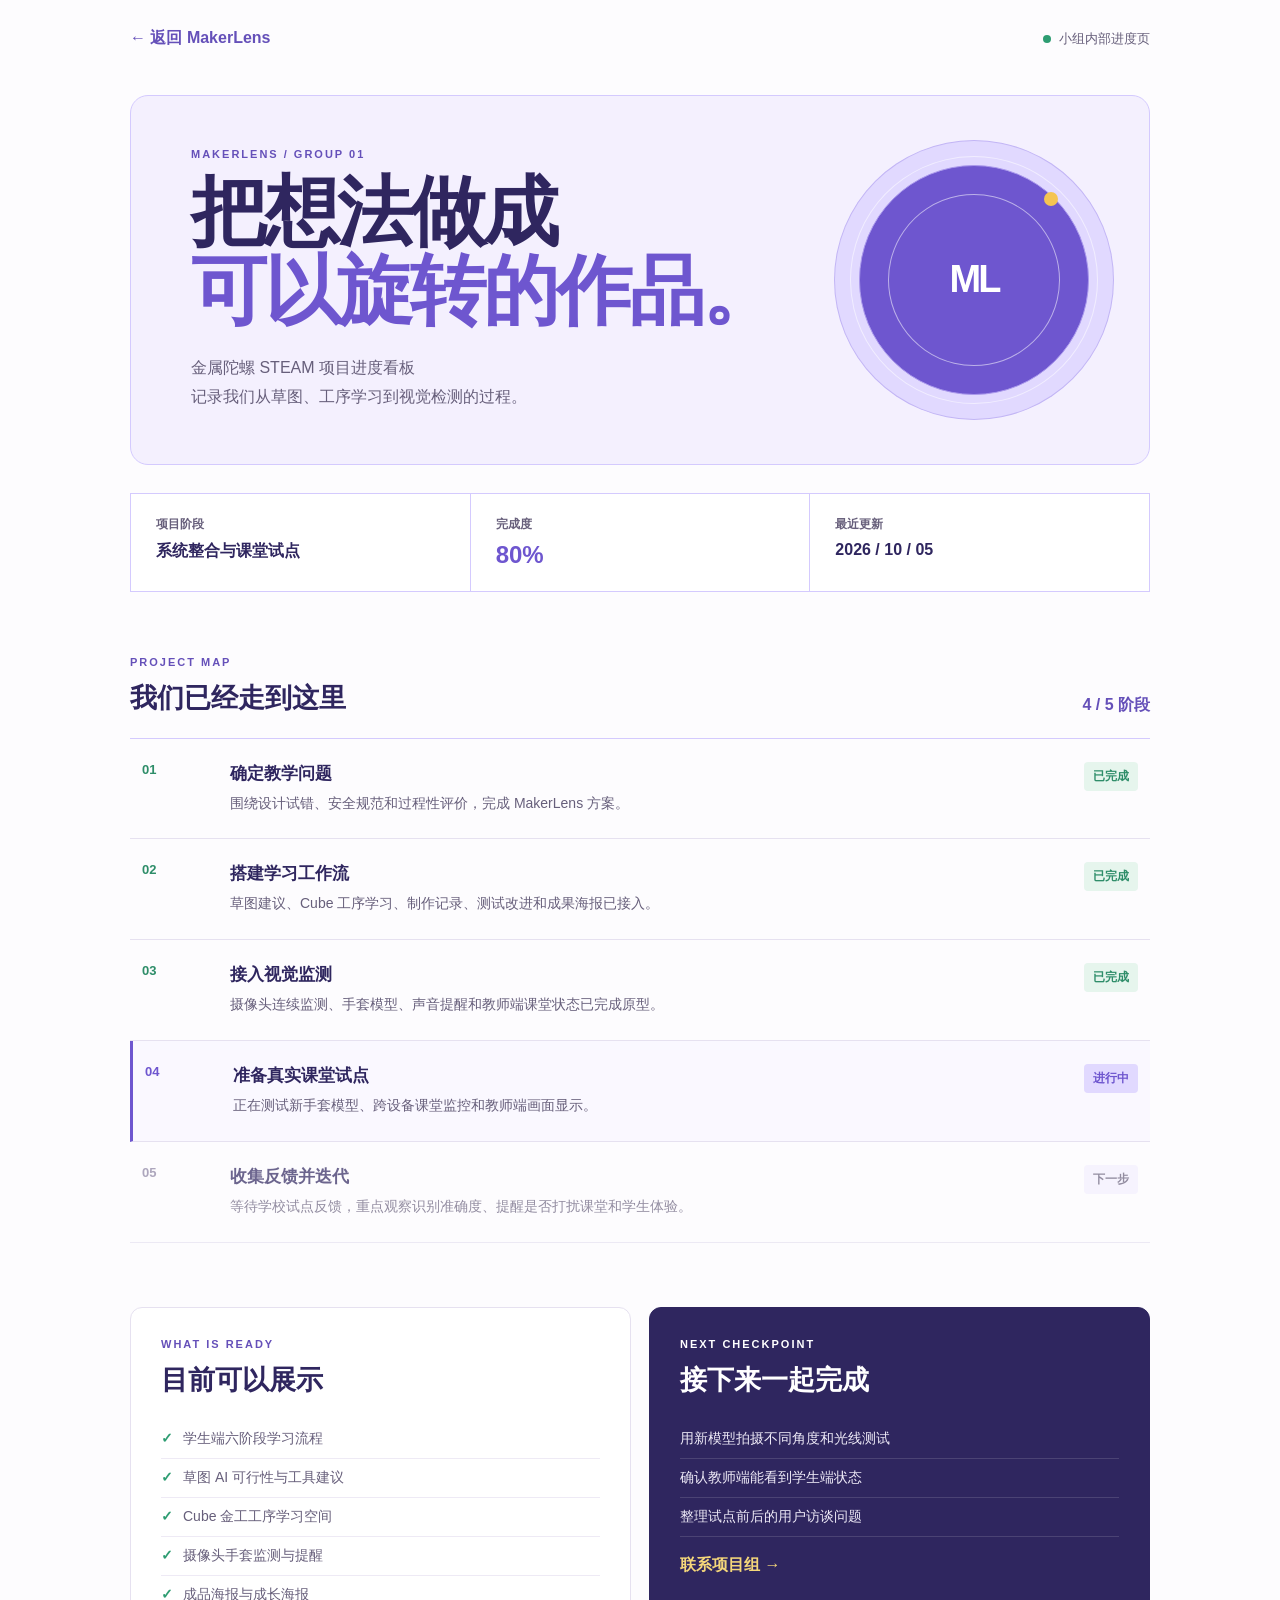
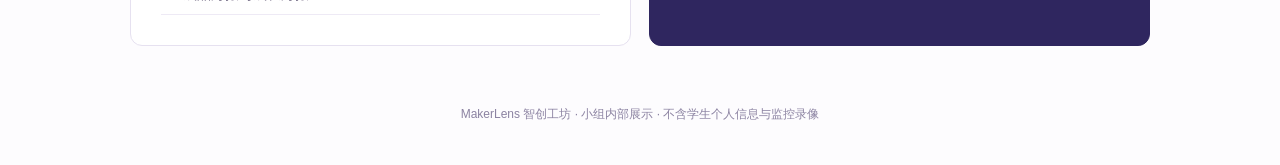
<file: progress.html>
<!doctype html>
<html lang="zh-Hans"><head><meta charset="utf-8"><meta name="viewport" content="width=device-width, initial-scale=1"><title>MakerLens · 小组进度</title><link rel="stylesheet" href="/progress.css"></head>
<body>
  <main class="wrap">
    <header class="top"><a class="back" href="/">← 返回 MakerLens</a><span class="status"><i></i>小组内部进度页</span></header>
    <section class="hero"><div><p class="kicker">MAKERLENS / GROUP 01</p><h1>把想法做成<br><em>可以旋转的作品。</em></h1><p class="lead">金属陀螺 STEAM 项目进度看板<br>记录我们从草图、工序学习到视觉检测的过程。</p></div><div class="orbit" aria-hidden="true"><span></span><b>ML</b></div></section>
    <section class="summary"><div><strong>项目阶段</strong><span>系统整合与课堂试点</span></div><div><strong>完成度</strong><span class="big">80%</span></div><div><strong>最近更新</strong><span>2026 / 10 / 05</span></div></section>
    <section class="section"><div class="section-title"><div><p class="kicker">PROJECT MAP</p><h2>我们已经走到这里</h2></div><span class="count">4 / 5 阶段</span></div><div class="timeline">
      <article class="step done"><span class="num">01</span><div><h3>确定教学问题</h3><p>围绕设计试错、安全规范和过程性评价，完成 MakerLens 方案。</p></div><b>已完成</b></article>
      <article class="step done"><span class="num">02</span><div><h3>搭建学习工作流</h3><p>草图建议、Cube 工序学习、制作记录、测试改进和成果海报已接入。</p></div><b>已完成</b></article>
      <article class="step done"><span class="num">03</span><div><h3>接入视觉监测</h3><p>摄像头连续监测、手套模型、声音提醒和教师端课堂状态已完成原型。</p></div><b>已完成</b></article>
      <article class="step active"><span class="num">04</span><div><h3>准备真实课堂试点</h3><p>正在测试新手套模型、跨设备课堂监控和教师端画面显示。</p></div><b>进行中</b></article>
      <article class="step next"><span class="num">05</span><div><h3>收集反馈并迭代</h3><p>等待学校试点反馈，重点观察识别准确度、提醒是否打扰课堂和学生体验。</p></div><b>下一步</b></article>
    </div></section>
    <section class="grid"><article class="panel"><p class="kicker">WHAT IS READY</p><h2>目前可以展示</h2><ul><li><span>✓</span>学生端六阶段学习流程</li><li><span>✓</span>草图 AI 可行性与工具建议</li><li><span>✓</span>Cube 金工工序学习空间</li><li><span>✓</span>摄像头手套监测与提醒</li><li><span>✓</span>成品海报与成长海报</li></ul></article><article class="panel dark"><p class="kicker">NEXT CHECKPOINT</p><h2>接下来一起完成</h2><ol><li>用新模型拍摄不同角度和光线测试</li><li>确认教师端能看到学生端状态</li><li>整理试点前后的用户访谈问题</li></ol><a href="mailto:makerlens-team@example.com">联系项目组 →</a></article></section>
    <footer>MakerLens 智创工坊 · 小组内部展示 · 不含学生个人信息与监控录像</footer>
  </main>
</body></html>
</file>
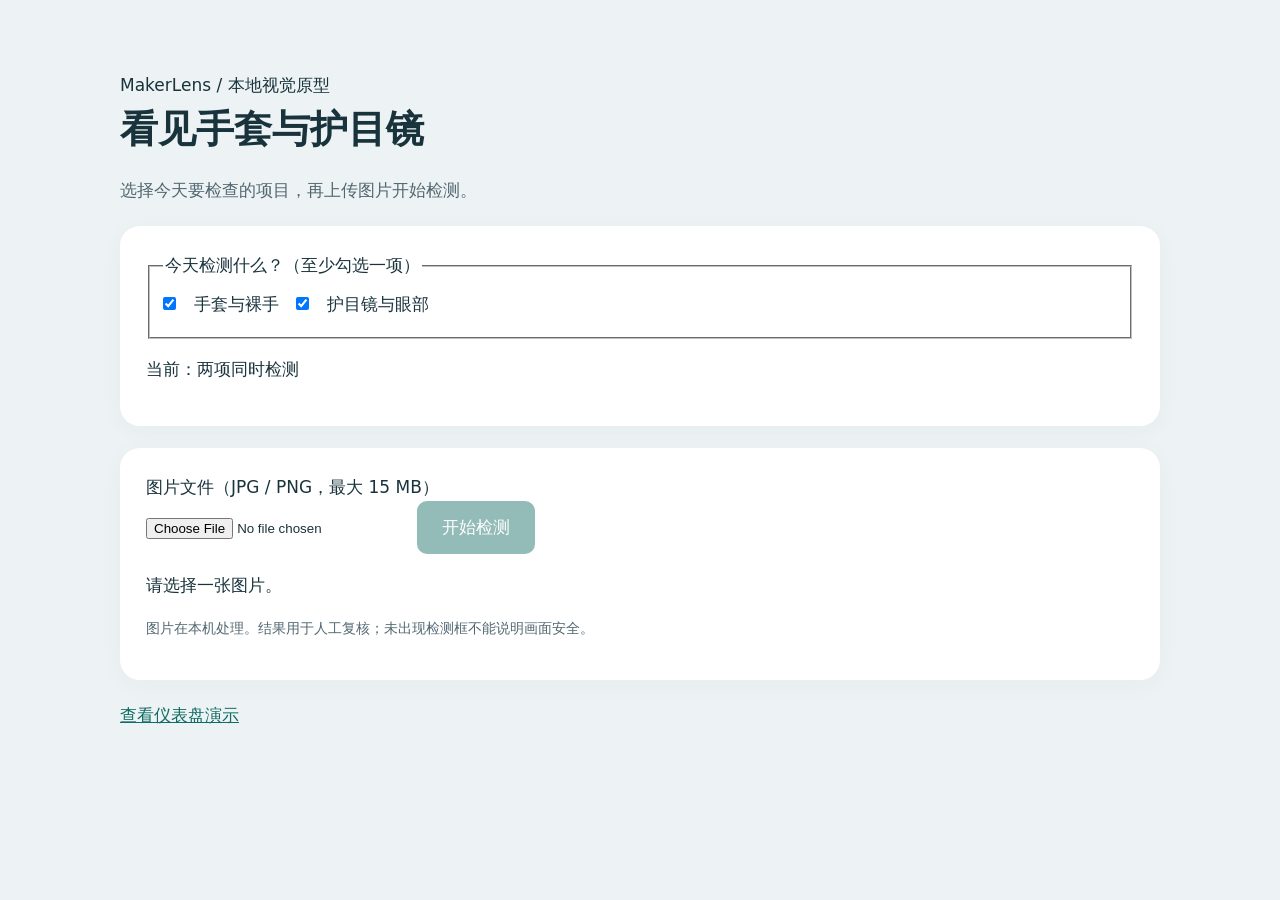
<file: ml/web.html>
<!doctype html>
<html lang="zh-CN"><meta charset="utf-8"><meta name="viewport" content="width=device-width,initial-scale=1">
<title>MakerLens · 图片检测</title>
<style>
body{margin:0;background:#edf3f4;color:#19333c;font:17px/1.6 system-ui,sans-serif}main{max-width:1040px;margin:48px auto;padding:24px}h1{font-size:38px;margin:0}header p{color:#526771}section{background:white;border-radius:20px;padding:26px;margin:22px 0;box-shadow:0 5px 24px #16303b09}button{background:#116c64;color:white;border:0;padding:13px 25px;border-radius:10px;font:inherit;cursor:pointer}button:disabled{opacity:.45;cursor:default}input{max-width:100%;margin:12px 18px 16px 0}img{max-width:100%;max-height:650px;display:block;margin:auto}table{width:100%;border-collapse:collapse}td,th{text-align:left;padding:10px;border-bottom:1px solid #dde5e5}.note{font-size:14px;color:#526771}#status{min-height:28px}a{color:#116c64}
</style>
<main><header><span>MakerLens / 本地视觉原型</span><h1>看见手套与护目镜</h1><p>选择今天要检查的项目，再上传图片开始检测。</p></header>
<section><fieldset id="modes"><legend>今天检测什么？（至少勾选一项）</legend><label><input id="check-gloves" type="checkbox" checked>手套与裸手</label>　<label><input id="check-goggles" type="checkbox" checked>护目镜与眼部</label></fieldset><p id="mode-note">当前：两项同时检测</p></section>
<section><label for="file">图片文件（JPG / PNG，最大 15 MB）</label><br><input id="file" type="file" accept="image/jpeg,image/png"><button id="detect" disabled>开始检测</button><p id="status" role="status" aria-live="polite">请选择一张图片。</p><p class="note">图片在本机处理。结果用于人工复核；未出现检测框不能说明画面安全。</p></section>
<section id="result" hidden><img id="preview" alt="检测结果"><p id="count"></p><table><thead><tr><th>类别</th><th>模型置信度</th><th>框坐标</th></tr></thead><tbody id="rows"></tbody></table><p class="note">坐标对应上方缩放后的结果图。显示阈值为 0.4；置信度不代表安全程度。</p><a id="download" download="makerlens-result.jpg">保存结果图片</a></section>
<section id="review" hidden><h2>记录本次人工复核</h2><p class="note">每个问题保存一份记录。记录包含图片哈希和模型版本，不包含原图。保存后请放入私有复核目录。</p>
<label>错误类型 <select id="error-type"><option>漏检</option><option>误检</option><option>框不准</option><option>标签疑问</option><option>本图未发现问题</option></select></label><br>
<label>人物 / 场次代号 <input id="session" placeholder="例如 P02 / S03（不填姓名）"></label><br>
<label>真实类别 <select id="truth"><option value="unknown">待确认</option><option value="bare_hands">裸手</option><option value="gloves_worn">戴手套的手</option><option value="goggles_worn">佩戴护目镜</option><option value="eyes_unprotected">未保护眼部</option><option value="background">背景 / 无目标</option></select></label><br>
<label for="notes">位置、场景和复核意见</label><br><textarea id="notes" rows="4" style="width:95%" placeholder="例如：右下角白衣袖被识别为手套；建议补拍白衣袖训练素材。"></textarea><br>
<button id="save-review">保存复核记录</button><p id="review-status" role="status"></p></section>
<p><a href="/dashboard">查看仪表盘演示</a></p>
</main><script>
const file=document.querySelector('#file'),button=document.querySelector('#detect'),status=document.querySelector('#status'),result=document.querySelector('#result');
const names={goggles_worn:'佩戴护目镜',eyes_unprotected:'眼部未受护目镜保护',gloves_worn:'戴手套的手',bare_hands:'裸手'};
let latest=null;
const gloves=document.querySelector('#check-gloves'),goggles=document.querySelector('#check-goggles');
const modeNames={both:'两项同时检测',gloves:'只检测手套与裸手',goggles:'只检测护目镜与眼部'};
const mode=()=>gloves.checked?(goggles.checked?'both':'gloves'):(goggles.checked?'goggles':'');
function resetResult(){latest=null;document.querySelector('#review').hidden=true;result.hidden=true;button.disabled=!file.files.length||!mode();document.querySelector('#mode-note').textContent=mode()?'当前：'+modeNames[mode()]:'请至少勾选一项';status.textContent=!mode()?'请先选择检测项目。':file.files.length?'图片已选择，点击开始检测。':'请选择一张图片。';}
file.onchange=resetResult;gloves.onchange=resetResult;goggles.onchange=resetResult;
button.onclick=async()=>{
 const selected=file.files[0],selectedMode=mode();if(!selected||!selectedMode)return;
 if(selected.size>15*1024*1024){status.textContent='图片超过 15 MB，请缩小后重试。';return;}
 latest=null;document.querySelector('#review').hidden=true;
 button.disabled=true;file.disabled=true;result.hidden=true;
 document.querySelector('#modes').disabled=true;
 status.textContent='正在本机加载模型并检测，请稍候…';
 try{
  const response=await fetch('/detect',{method:'POST',headers:{'X-MakerLens':'image','X-MakerLens-Mode':selectedMode,'Content-Type':'application/octet-stream'},body:selected});
  const data=await response.json();if(!response.ok)throw Error(data.error||'检测失败');
  document.querySelector('#preview').src=data.image;document.querySelector('#download').href=data.image;
  const rows=document.querySelector('#rows');rows.replaceChildren();
  for(const det of data.detections){const row=rows.insertRow();for(const value of [names[det.class]||det.class,(det.confidence*100).toFixed(1)+'%',det.xyxy.join(', ')])row.insertCell().textContent=value;}
  document.querySelector('#count').textContent=data.detections.length?`发现 ${data.detections.length} 个目标`:'本次没有检测到目标，请人工核对画面。';
  latest={mode:data.mode,input_sha256:data.input_sha256,models:data.models,confidence:data.confidence,detections:data.detections};
  document.querySelector('#review').hidden=false;document.querySelector('#notes').value='';document.querySelector('#review-status').textContent='';
  result.hidden=false;status.textContent=`${modeNames[data.mode]} · 检测完成 · ${data.seconds} 秒（不含模型加载）`;
 }catch(error){status.textContent=error.message||'连接失败，请确认本机服务仍在运行。';}
 finally{button.disabled=false;file.disabled=false;document.querySelector('#modes').disabled=false;}
};
document.querySelector('#save-review').onclick=()=>{
 if(!latest)return;
 const notes=document.querySelector('#notes').value.trim();
 if(!notes){document.querySelector('#review-status').textContent='请填写复核意见，方便之后补拍和核对。';return;}
 const record={schema_version:1,created_at:new Date().toISOString(),...latest,
  error_type:document.querySelector('#error-type').value,
  participant_session:document.querySelector('#session').value.trim(),
  true_class:document.querySelector('#truth').value,notes,status:'待整理',training_authorized:false};
 const url=URL.createObjectURL(new Blob([JSON.stringify(record,null,2)],{type:'application/json'}));
 const link=document.createElement('a');link.href=url;link.download='makerlens-review-'+Date.now()+'.json';link.click();
 setTimeout(()=>URL.revokeObjectURL(url),1000);
 document.querySelector('#review-status').textContent='已发起记录下载，请确认保存。记录不会自动加入训练集。';
};
</script></html>
</file>
<file: progress.css>
:root{font-family:'PingFang SC','Microsoft YaHei',sans-serif;color:#2f265f;background:#fdfcfe}*{box-sizing:border-box}body{margin:0}.wrap{max-width:1080px;margin:auto;padding:28px 30px 42px}.top{display:flex;justify-content:space-between;align-items:center;margin-bottom:46px}.back{color:#6550b9;text-decoration:none;font-weight:700}.status{color:#675f7b;font-size:13px}.status i{display:inline-block;width:8px;height:8px;border-radius:50%;background:#2e9d72;margin-right:8px}.hero{display:flex;justify-content:space-between;align-items:center;min-height:340px;padding:52px 60px;border:1px solid #d4cafe;background:#f4f0fe;border-radius:18px;overflow:hidden}.kicker{margin:0 0 12px;font-size:11px;letter-spacing:2px;font-weight:800;color:#6550b9}.hero h1{margin:0;color:#2f265f;font-size:clamp(42px,7vw,76px);line-height:1.04;letter-spacing:-3px}.hero h1 em{color:#6e56cf;font-style:normal}.lead{margin:24px 0 0;color:#675f7b;line-height:1.8}.orbit{width:230px;height:230px;border:1px solid #aa99ec;border-radius:50%;position:relative;display:grid;place-items:center;color:#fff;background:#6e56cf;box-shadow:0 0 0 24px #e1d9ff,0 0 0 25px #c2b5f5}.orbit:before,.orbit:after{content:'';position:absolute;border:1px solid #fff8;border-radius:50%;transform:rotate(35deg)}.orbit:before{inset:28px}.orbit:after{inset:-10px;transform:rotate(-35deg)}.orbit span{position:absolute;width:14px;height:14px;border-radius:50%;background:#f5c452;top:26px;right:30px;z-index:2}.orbit b{font-size:38px;letter-spacing:-3px}.summary{display:grid;grid-template-columns:repeat(3,1fr);gap:1px;background:#d4cafe;border:1px solid #d4cafe;margin:28px 0 64px}.summary div{background:#fff;padding:22px 25px}.summary strong,.summary span{display:block}.summary strong{font-size:12px;color:#675f7b;margin-bottom:8px}.summary span{font-weight:700}.summary .big{font-size:24px;color:#6e56cf}.section{margin-bottom:64px}.section-title{display:flex;justify-content:space-between;align-items:end;margin-bottom:22px}.section-title h2,.panel h2{font-size:27px;margin:0;color:#2f265f}.count{color:#6550b9;font-weight:700}.timeline{border-top:1px solid #d4cafe}.step{display:grid;grid-template-columns:70px 1fr 80px;gap:18px;align-items:start;padding:23px 12px;border-bottom:1px solid #e6e1f0}.step .num{font-size:13px;color:#8c83a2;font-weight:800}.step h3{margin:0 0 7px;font-size:17px}.step p{margin:0;color:#675f7b;font-size:14px;line-height:1.7}.step b{justify-self:end;font-size:12px;padding:6px 9px;border-radius:4px;color:#675f7b;background:#f4f0fe}.step.done .num,.step.done b{color:#2e8d69}.step.done b{background:#e6f5ed}.step.active{background:#faf8ff;border-left:3px solid #6e56cf}.step.active .num,.step.active b{color:#6e56cf}.step.active b{background:#e1d9ff}.step.next{opacity:.7}.grid{display:grid;grid-template-columns:1fr 1fr;gap:18px}.panel{border:1px solid #e6e1f0;padding:30px;border-radius:12px;background:#fff}.panel ul,.panel ol{padding:0;margin:22px 0 0;list-style:none}.panel li{padding:10px 0;border-bottom:1px solid #eeeaf5;color:#675f7b;font-size:14px}.panel li span{color:#2e9d72;font-weight:800;margin-right:10px}.panel.dark{background:#2f265f;color:#fff;border-color:#2f265f}.panel.dark h2,.panel.dark .kicker{color:#fff}.panel.dark li{border-color:#ffffff22;color:#eeeaf7}.panel.dark li::marker{color:#f5c452}.panel.dark a{display:inline-block;margin-top:18px;color:#f5d77a;text-decoration:none;font-weight:700}footer{text-align:center;color:#8c83a2;font-size:12px;margin-top:60px}@media(max-width:700px){.wrap{padding:20px 16px}.top{margin-bottom:30px}.hero{padding:32px 24px;min-height:0;display:block}.hero h1{font-size:48px}.orbit{width:130px;height:130px;margin:48px auto 10px;box-shadow:0 0 0 14px #e1d9ff,0 0 0 15px #c2b5f5}.orbit b{font-size:25px}.summary{grid-template-columns:1fr;margin-bottom:46px}.summary div{padding:15px 18px}.section-title{align-items:start;gap:12px}.section-title h2,.panel h2{font-size:22px}.step{grid-template-columns:42px 1fr;gap:10px}.step b{grid-column:2;justify-self:start}.grid{grid-template-columns:1fr}.status{display:none}}
</file>
